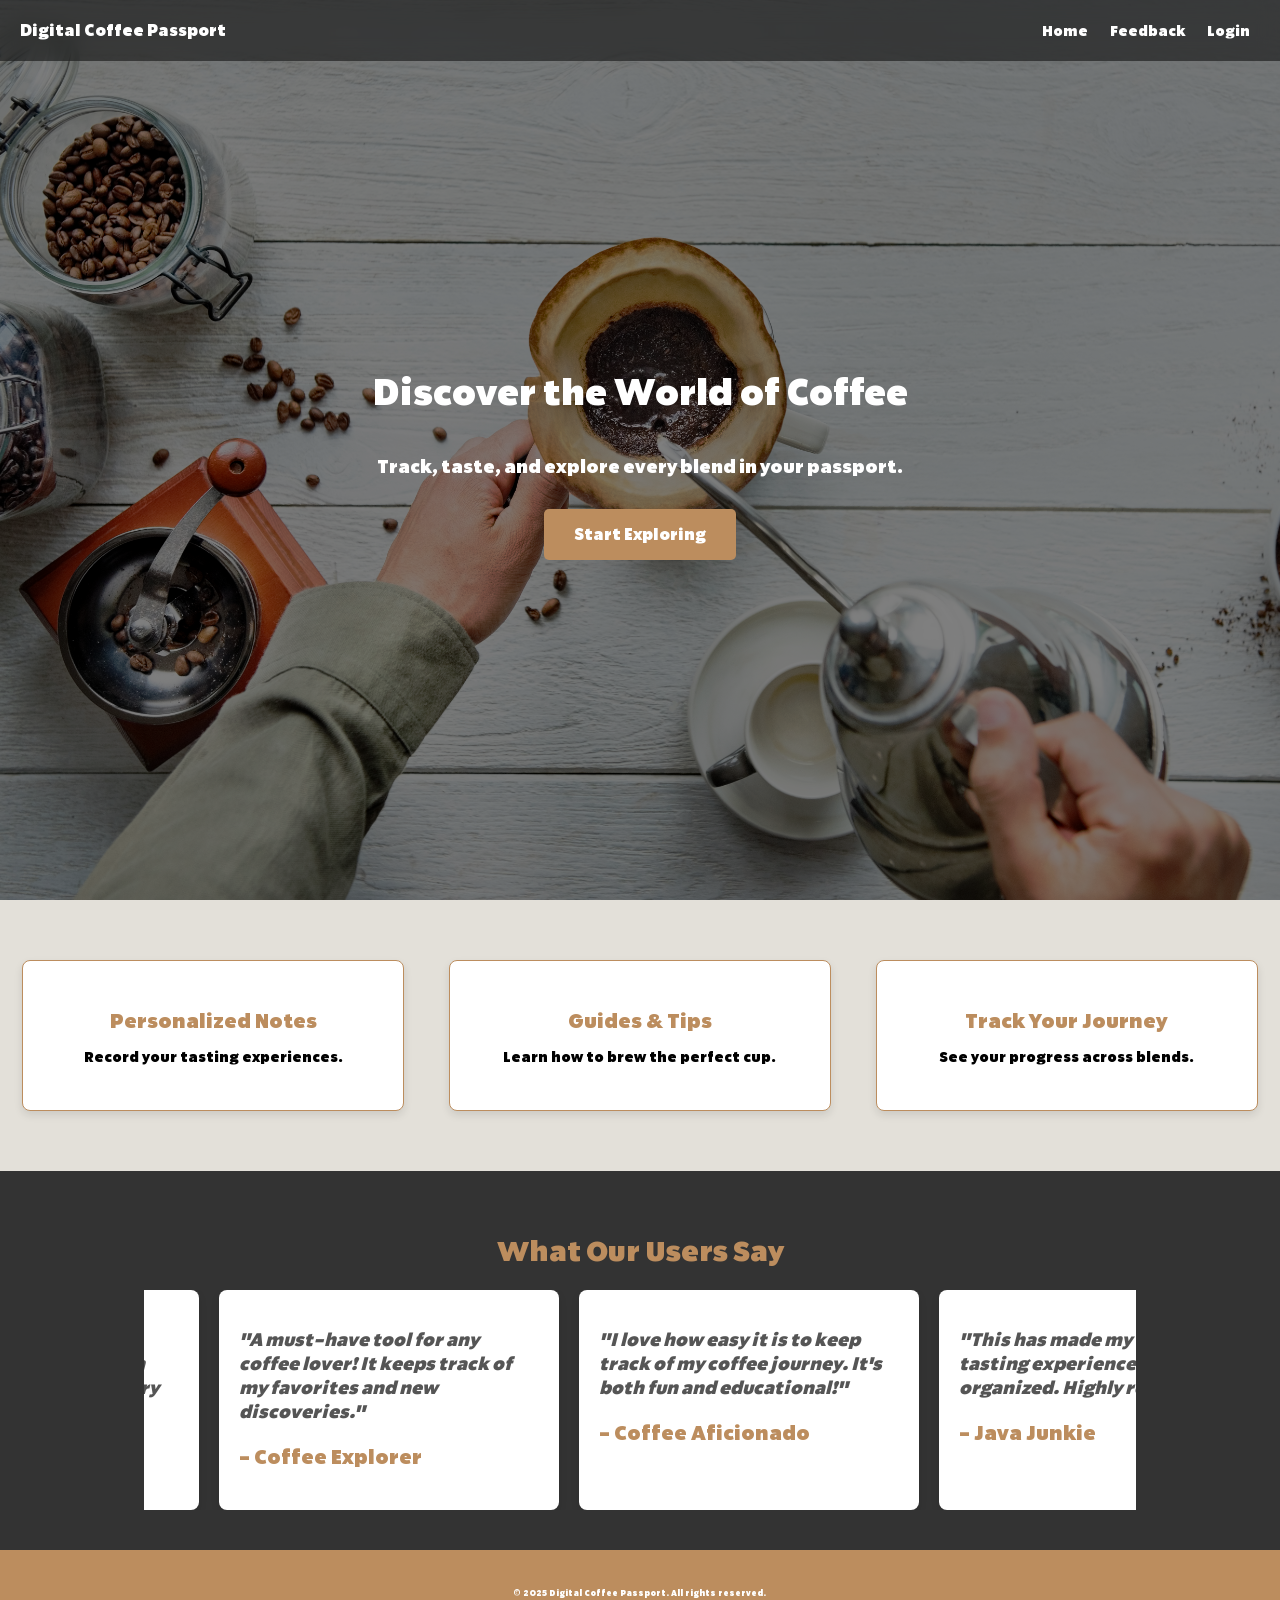
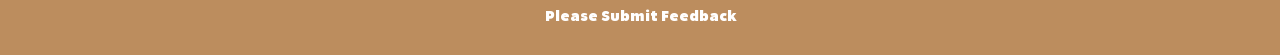
<file: index.html>
<!DOCTYPE html>
<html lang="en">
<head>
    <meta charset="UTF-8">
    <meta name="viewport" content="width=device-width, initial-scale=1.0">
    <title>Coffee Passport Home</title>
    <link rel="stylesheet" href="css/style.css">
    <style>
        /* Smooth scrolling behavior */
        html {
            scroll-behavior: smooth;
        }

        /* General Styles */
        body {
            overflow: auto; /* Allow scrolling */
            padding-top: 80px; /* Adjust according to the header's height */
            font-family: 'Starbucks Font', sans-serif;
            margin: 0;
            padding: 0;
            background-color: #E3E0D9;
            color: #000;
        }

        /* Header Styles */
        header {
            display: flex;
            justify-content: space-between;
            align-items: center;
            padding: 20px;
            position: fixed; /* Fixes the header at the top */
            top: 0; /* Ensure it's at the top of the page */
            left: 0; /* Ensure it's aligned to the left */
            width: 100%;
            background: rgba(0, 0, 0, 0.5); /* Semi-transparent background */
            z-index: 10; /* Keep it above other content */
            color: #fff;
            box-sizing: border-box;
            backdrop-filter: blur(10px); /* Optional: adds a blur effect to the background */
        }

        header .logo {
            font-size: 16px;
            font-weight: bold;
        }

        header nav a {
            margin: 0 10px;
            text-decoration: none;
            color: #fff;
            font-size: 14px;
        }

        header nav a:hover {
            text-decoration: underline;
        }

        /* Hero Section */
        .hero {
            position: relative;
            text-align: center;
            background: url('assets/images/hero-image.jpg') no-repeat center center/cover;
            color: #fff;
            height: 100vh; /* Full viewport height */
            display: flex;
            flex-direction: column;
            justify-content: center;
            align-items: center;
            padding: 0 20px;
        }

        .hero::before {
            content: '';
            position: absolute;
            top: 0;
            left: 0;
            width: 100%;
            height: 100%;
            background-color: rgba(0, 0, 0, 0.5); /* Semi-transparent grey overlay */
            z-index: 1;
        }

        .hero h1, .hero p, .hero .cta-button {
            position: relative;
            z-index: 2;
        }

        .hero h1 {
            font-size: 36px;
            margin-bottom: 20px;
        }

        .hero p {
            font-size: 18px;
            margin-bottom: 30px;
        }

        .hero .cta-button {
            background-color: #BC8D5E;
            color: #fff;
            text-decoration: none;
            padding: 15px 30px;
            border-radius: 5px;
            font-size: 16px;
            font-weight: bold;
        }

        .hero .cta-button:hover {
            background-color: #a87d56;
        }

        /* Features Section */
        .features {
            display: flex;
            flex-wrap: wrap;
            justify-content: space-around;
            gap: 40px; /* Increased gap for spacing */
            padding: 60px 20px;
        }

        .feature {
            background-color: #fff;
            border: 1px solid #BC8D5E;
            border-radius: 8px;
            padding: 30px;
            width: 320px; /* Slightly wider */
            text-align: center;
            box-shadow: 0 4px 8px rgba(0, 0, 0, 0.1); /* Add a subtle shadow */
        }

        .feature h2 {
            font-size: 20px;
            margin-bottom: 10px;
            color: #BC8D5E;
        }

        .feature p {
            font-size: 14px;
        }

        /* Footer Styles */
        footer {
            text-align: center;
            padding: 30px; /* Increased padding */
            background-color: #BC8D5E;
            color: #fff;
        }

        footer .social-icons a {
            margin: 0 10px;
            text-decoration: none;
            color: #fff;
            font-size: 14px;
        }

        footer .social-icons a:hover {
            text-decoration: underline;
        }

        /* Testimonials Section */
        .testimonials {
            background-color: #333; /* Dark background for the section */
            color: #fff;
            padding: 40px 20px;
            text-align: center;
        }

        .testimonials h2 {
            font-size: 28px;
            margin-bottom: 20px;
            color: #BC8D5E;
        }

        /* Testimonials Section */
        .testimonial-gallery {
            display: flex;
            justify-content: center;
            align-items: center;
            position: relative;
            width: 80%;
            margin: 0 auto;
            overflow: hidden; /* Hide the overflowing testimonials */
        }

        .testimonial-wrapper {
            display: flex;
            width: 200%; /* Adjust this to ensure two testimonials are shown at a time */
        }

        .testimonial {
            background-color: #fff;
            color: #333;
            border-radius: 8px;
            padding: 20px;
            margin-right: 20px; /* Space between cards */
            box-shadow: 0 4px 8px rgba(0, 0, 0, 0.1);
            max-width: 300px;
            flex-shrink: 0; /* Prevent the cards from shrinking */
            text-align: left;
        }


        .testimonial .quote {
            font-size: 18px;
            font-style: italic;
            color: #555;
            margin-bottom: 10px;
        }

        .testimonial .author {
            font-size: 20px; /* Make the author text larger */
            font-weight: bold;
            color: #BC8D5E;
        }

        /* Responsive Design */
        @media (max-width: 768px) {
            .features {
                flex-direction: column;
                align-items: center;
            }

            .hero h1 {
                font-size: 28px;
            }

            .hero p {
                font-size: 16px;
            }

            .hero .cta-button {
                font-size: 14px;
                padding: 10px 20px;
            }

            .feature {
                width: 80%; /* Full width for the feature cards */
                margin-bottom: 20px;
            }

            .testimonials h2 {
                font-size: 24px;
            }

            .testimonial .quote {
                font-size: 16px;
            }

            .testimonial .author {
                font-size: 18px;
            }

            .testimonial-gallery {
                width: 100%; /* Full width for the carousel */
            }

            header nav a {
                margin: 0 3px;
                font-size: 10px;
            }

            header .logo {
                font-size: 12px;
            }
            
        }
    </style>
</head>
<body>

    <!-- Header -->
    <header>
        <div class="logo">Digital Coffee Passport</div>
        <nav>
            <a href="">Home</a>
            <a href="pages/feedback.html">Feedback</a>
            <a href="pages/login.html">Login</a>
        </nav>
    </header>

    <!-- Hero Section -->
    <section class="hero">
        <h1>Discover the World of Coffee</h1>
        <p>Track, taste, and explore every blend in your passport.</p>
        <a href="pages/login.html" class="cta-button">Start Exploring</a>
    </section>

    <!-- Features Section -->
    <section class="features">
        <div class="feature">
            <h2>Personalized Notes</h2>
            <p>Record your tasting experiences.</p>
        </div>
        <div class="feature">
            <h2>Guides & Tips</h2>
            <p>Learn how to brew the perfect cup.</p>
        </div>
        <div class="feature">
            <h2>Track Your Journey</h2>
            <p>See your progress across blends.</p>
        </div>
    </section>

    <!-- Testimonials Section -->
    <section class="testimonials">
        <h2>What Our Users Say</h2>

        <div class="testimonial-gallery">
            <div class="testimonial-wrapper">
                <div class="testimonial">
                    <p class="quote">"The Coffee Passport has transformed how I approach coffee. I now appreciate every blend!"</p>
                    <p class="author">- Coffee Enthusiast</p>
                </div>

                <div class="testimonial">
                    <p class="quote">"A must-have tool for any coffee lover! It keeps track of my favorites and new discoveries."</p>
                    <p class="author">- Coffee Explorer</p>
                </div>

                <div class="testimonial">
                    <p class="quote">"I love how easy it is to keep track of my coffee journey. It's both fun and educational!"</p>
                    <p class="author">- Coffee Aficionado</p>
                </div>

                <div class="testimonial">
                    <p class="quote">"This has made my coffee tasting experience much more organized. Highly recommend!"</p>
                    <p class="author">- Java Junkie</p>
                </div>
            </div>
        </div>
    </section>

    <!-- Footer -->
    <footer>
        <p>&copy; 2025 Digital Coffee Passport. All rights reserved.</p>
        <div class="social-icons">
            <a href="">Please Submit Feedback</a>
        </div>
    </footer>

    <script>
        document.addEventListener('DOMContentLoaded', function () {            
            const testimonialWrapper = document.querySelector('.testimonial-wrapper');
            const testimonials = document.querySelectorAll('.testimonial');
            const totalTestimonials = testimonials.length;
            const testWrapperWidth = testimonialWrapper.offsetWidth;
            const testWidth = testimonials[0].offsetWidth + 20; // Including the margin
            const scrollSpeed = 1; // Adjust this for speed, higher means slower
            

            let offset = 0;

            // Clone the testimonials to make it a continuous loop
            testimonialWrapper.innerHTML += testimonialWrapper.innerHTML;

            function animateTestimonials() {
                offset += scrollSpeed;

                // If the testimonials have moved enough, reset to start position
                if (offset >= totalTestimonials * testWidth) {
                    offset = 0;
                }

                // Apply the transform to create the scrolling effect
                testimonialWrapper.style.transform = `translateX(-${offset}px)`;

                // Call the function again for the next frame
                requestAnimationFrame(animateTestimonials);
            }

            // Start the animation
            animateTestimonials();
    });


    </script>
</body>
</html>
</file>
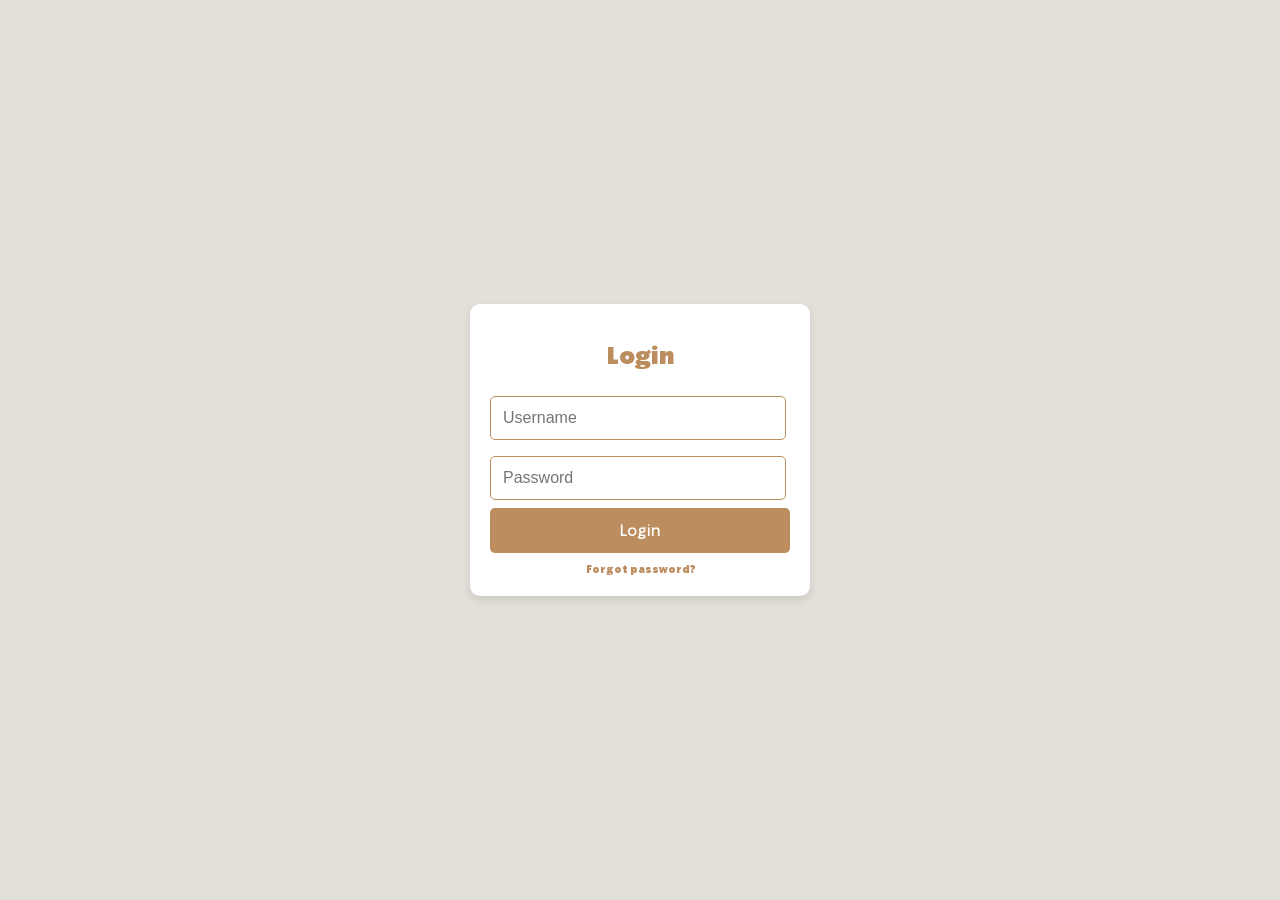
<file: pages/index.html>
<!DOCTYPE html>
<html lang="en">

<head>
    <meta charset="UTF-8">
    <meta name="viewport" content="width=device-width, initial-scale=1.0">
    <title>Login</title>
    <link rel="stylesheet" href="../css/style.css">
    <style>
        body {
            font-family: 'Starbucks Font', sans-serif;
            background-color: #E3E0D9;
            margin: 0;
            display: flex;
            justify-content: center;
            align-items: center;
            height: 100vh;
        }

        .login-container {
            width: 300px;
            margin: auto;
            background: #ffffff;
            border-radius: 10px;
            box-shadow: 0 4px 8px rgba(0, 0, 0, 0.1);
            padding: 20px;
        }

        .login-container h1 {
            text-align: center;
            font-size: 24px;
            color: #BC8D5E;
        }

        .input-field {
            width: 90%;
            padding: 12px;
            margin: 8px 0;
            font-size: 16px;
            border: 1px solid #BC8D5E;
            border-radius: 5px;
        }

        .login-button {
            background-color: #BC8D5E;
            color: white;
            border: none;
            padding: 12px;
            width: 100%;
            font-size: 16px;
            border-radius: 5px;
            cursor: pointer;
        }

        .login-button:hover {
            background-color: #a87d56;
        }

        .error-message {
            color: red;
            font-size: 14px;
            display: none;
            text-align: center;
        }

        .forgot-password {
            font-size: 10px;
            text-align: center;
            margin-top: 10px;
        }

        .forgot-password a {
            color: #BC8D5E;
            text-decoration: none;
        }

        .forgot-password a:hover {
            text-decoration: underline;
        }
    </style>
</head>

<body>
    <div class="login-container">
        <h1>Login</h1>

        <!-- Error Message -->
        <div class="error-message" id="error-message">Invalid username or password.</div>

        <!-- Login Form -->
        <form id="login-form">
            <input type="text" id="username" class="input-field" placeholder="Username" required>
            <input type="password" id="password" class="input-field" placeholder="Password" required>
            <button type="submit" class="login-button">Login</button>
        </form>

        <!-- Forgot Password Link -->
        <div class="forgot-password">
            <a href="#">Forgot password?</a>
        </div>
    </div>

    <script>
        // Handle form submission
        document.getElementById("login-form").addEventListener("submit", function (event) {
            event.preventDefault(); // Prevent form from submitting the default way

            const username = document.getElementById("username").value;
            const password = document.getElementById("password").value;

            // Dummy check for login (you can replace this with real authentication logic later)
            if (username === "starbucks" && password === "coffee") {
                window.location.href = "contents.html"; // Redirect to homepage (contents)
            } else {
                document.getElementById("error-message").style.display = "block"; // Show error message
            }
        });
    </script>
</body>

</html>
</file>
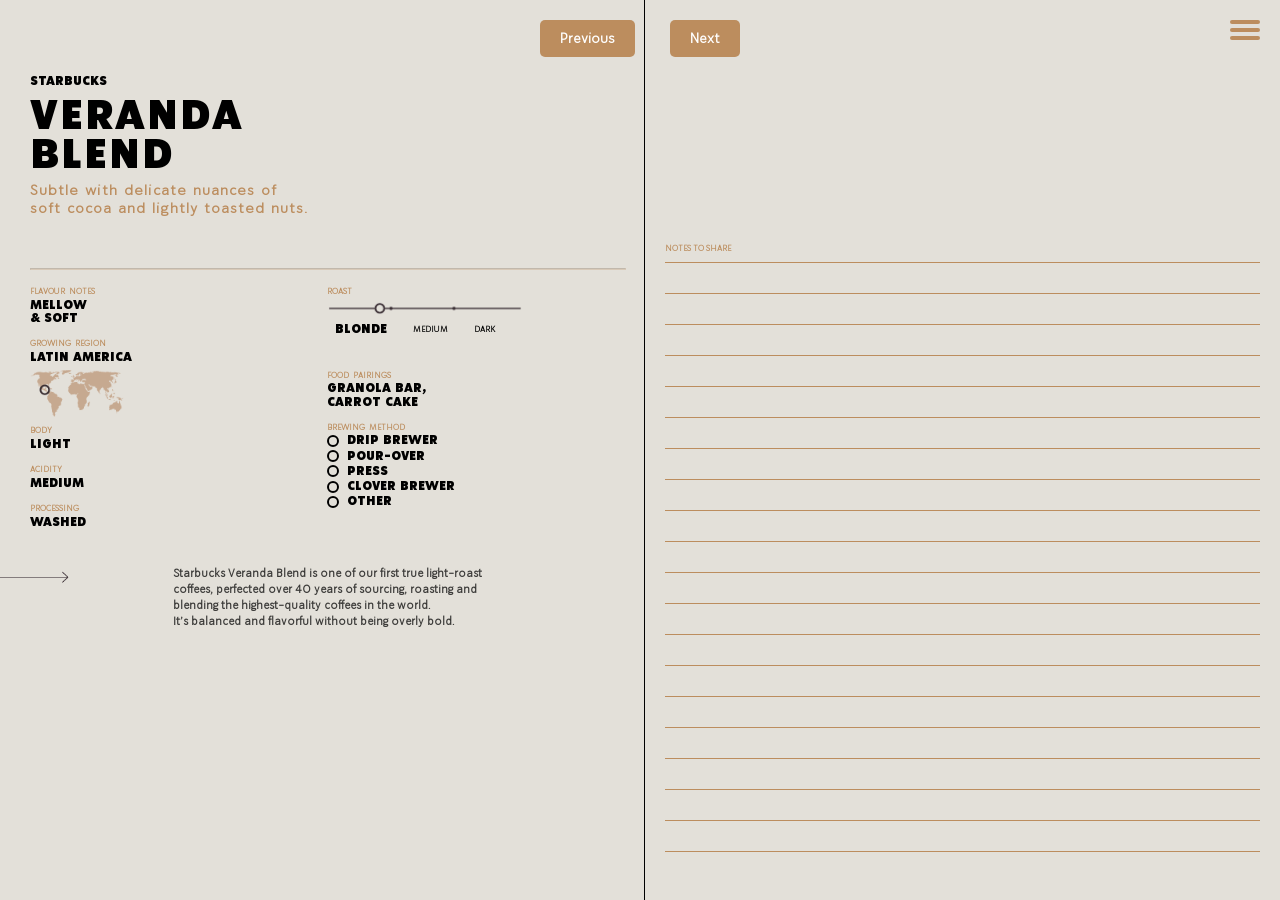
<file: coffeePages.html>
<!DOCTYPE html>
<html lang="en">

<head>
    <meta charset="UTF-8">
    <meta name="viewport" content="width=device-width, initial-scale=1.0, maxium-scale=1.0., user-scalable=no">
    <title>Veranda Blend</title>
    <link rel="stylesheet" href="style.css">
</head>

<body>

    <div class="container">
        <!-- Left Page Content -->
        <div class="leftPage">
            <!-- Title Section -->
            <div class="titles">
                <h2>STARBUCKS</h2>
                <div class="coffeeName">
                    <h1>COFFEE NAME</h1>
                    <h1>SECOND NAME</h1>
                </div>
                <div class="coffeeDescription">
                    <p>LINE 1</p>
                    <p>LINE 2</p>
                    <p>LINE 3</p>
                </div>
                <div class="emptySpace"></div>
                <hr>
            </div>

            <!-- Coffee Information Section -->
            <div class="coffeeInfo">
                <div class="coffeeInfoLeftSide">
                    <!-- Flavour Notes -->
                    <div class="blockInfo">
                        <h3 class="coffeeInfoTitle">FLAVOUR NOTES</h3>
                        <div class="coffeeInfoContent">
                            <p>FLAVOUR NOTE 1</p>
                            <p>FLAVOUR NOTE 2</p>
                        </div>
                    </div>

                    <!-- Growing Region -->
                    <div class="blockInfo">
                        <h3 class="coffeeInfoTitle">GROWING REGION</h3>
                        <div class="coffeeInfoContent">
                            <p>REGION</p>
                            <img src="images/latinAmerica.png" alt="latinAmerica" style="width: 100px;">
                        </div>
                    </div>

                    <!-- Body -->
                    <div class="blockInfo">
                        <h3 class="coffeeInfoTitle">BODY</h3>
                        <div class="coffeeInfoContent">
                            <p>BODY</p>
                        </div>
                    </div>

                    <!-- Acidity -->
                    <div class="blockInfo">
                        <h3 class="coffeeInfoTitle">ACIDITY</h3>
                        <div class="coffeeInfoContent">
                            <p>ACIDITY</p>
                        </div>
                    </div>

                    <!-- Processing -->
                    <div class="blockInfo">
                        <h3 class="coffeeInfoTitle">PROCESSING</h3>
                        <div class="coffeeInfoContent">
                            <p>METHOD</p>
                        </div>
                    </div>
                </div>

                <div class="coffeeInfoRightSide">
                    <!-- Roast -->
                    <div class="blockInfo">
                        <h3 class="coffeeInfoTitle">ROAST</h3>
                        <div class="coffeeInfoContent">
                            <img src="images/VerandaRoastGraph.png" alt="Roast Graph on Blonde" style="width: 200px;">
                            <div class="roastGraph">
                                <p>BLONDE</p>
                                <p class="roastGraphTitle">MEDIUM</p>
                                <p class="roastGraphTitle">DARK</p>
                            </div>
                            <div class="blondeDescription">
                                
                            </div>
                        </div>
                    </div>

                    <div class="emptySpace2"></div>

                    <!-- Food Pairings -->
                    <div class="blockInfo">
                        <h3 class="coffeeInfoTitle">FOOD PAIRINGS</h3>
                        <div class="coffeeInfoContent">
                            <p>FOOD 1</p>
                            <p>FOOD 2</p>
                        </div>
                    </div>

                    <!-- Brewing Method -->
                    <div class="blockInfo">
                        <h3 class="coffeeInfoTitle">BREWING METHOD</h3>
                        <div class="coffeeInfoContent">
                            <div class="brewingMethod" style="margin-top: -8px;">
                                <div class="hollowCircle" data-state="empty"></div>
                                <p class="brewingText">DRIP BREWER</p>
                            </div>
                            <div class="brewingMethod">
                                <div class="hollowCircle" data-state="empty"></div>
                                <p class="brewingText">POUR-OVER</p>
                            </div>
                            <div class="brewingMethod">
                                <div class="hollowCircle" data-state="empty"></div>
                                <p class="brewingText">PRESS</p>
                            </div>
                            <div class="brewingMethod">
                                <div class="hollowCircle" data-state="empty"></div>
                                <p class="brewingText">CLOVER BREWER</p>
                            </div>
                            <div class="brewingMethod" data-state="empty">
                                <div class="hollowCircle"></div>
                                <p class="brewingText">OTHER</p>
                            </div>
                        </div>
                    </div>
                </div>
            </div>

            <!-- End Screen Block -->
            <div class="endScreenBlock">
                <img src="images/arrowForInfomation.png" alt="arrowForInfomation" style="width: 70px;" class="arrowSideScreen">
                <div class="endCoffeeInfomation">
                    <p>LINE 1</p>
                </div>
            </div>
        </div>

        <!-- Right Page Content -->
        <div class="rightPage">
            <div class="emptySpace3"></div>
            <p class="noteText">NOTES TO SHARE</p>
            <textarea class="notes" id="notes"></textarea>
        </div>
    </div>

     <!-- Buttons for switching coffees -->
     <div class="buttonContainer">
        <button id="prevCoffee">Previous</button>
        <button id="nextCoffee">Next</button>
    </div>

    <div class="hamburger-container">
        <button class="hamburger" id="hamburger">
            <span class="line"></span>
            <span class="line"></span>
            <span class="line"></span>
        </button>
        <div class="dropdown-menu" id="dropdown-menu">
            <ul>
                <li><a href="profile.html">Profile</a></li>
                <li><a href="contents.html">Contents</a></li>
                <!-- Optionally, add more items in the future -->
            </ul>
        </div>
    </div>
    
    <script src="script.js"></script>
</body>

</html>
</file>
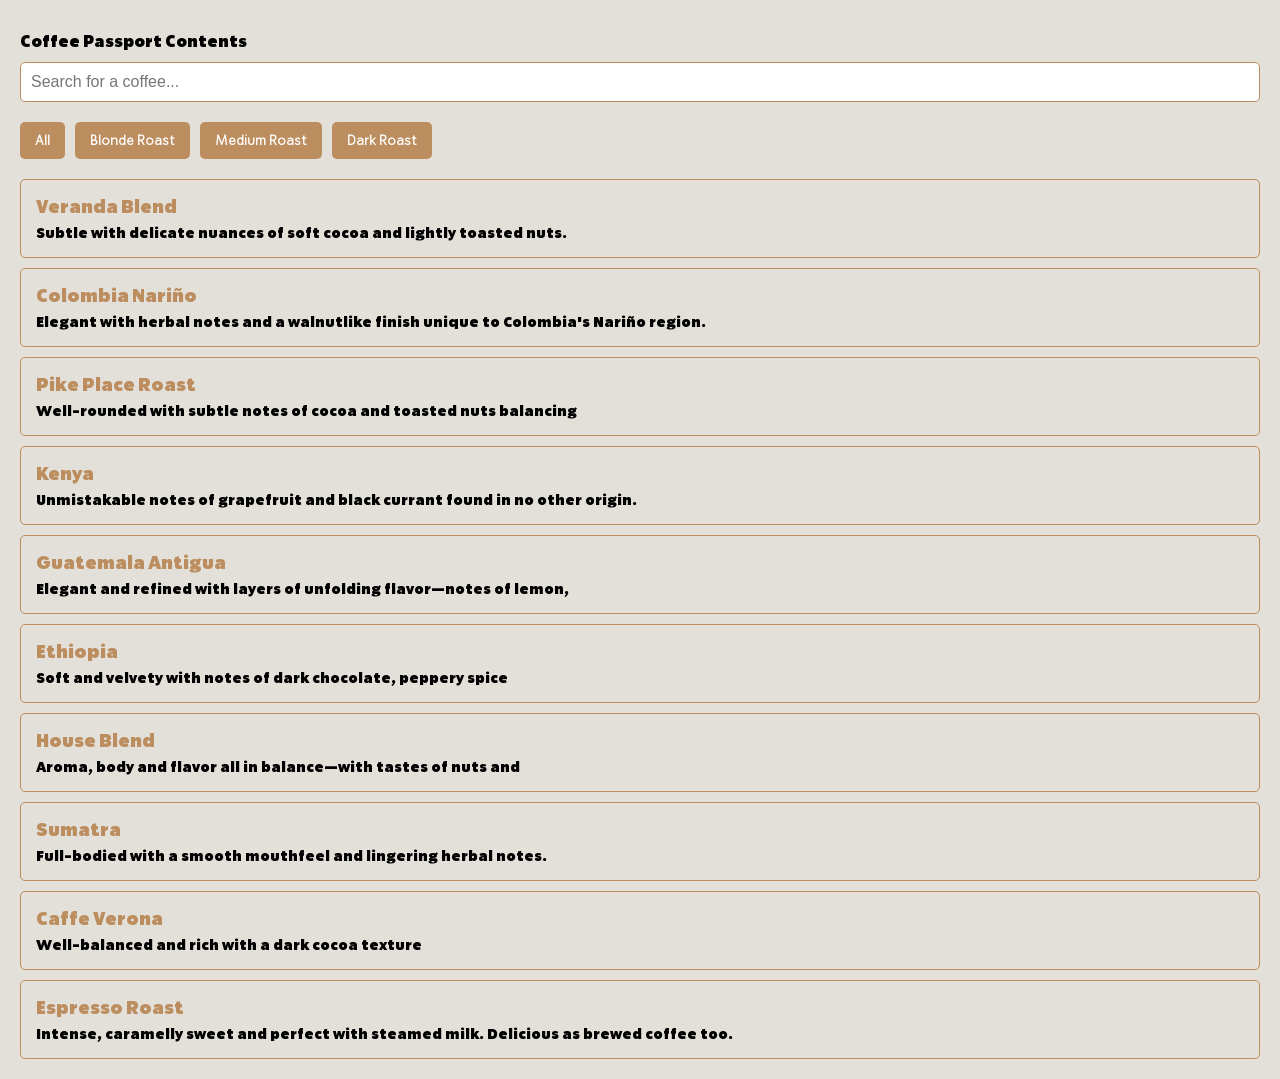
<file: contents.html>
<head>
    <meta charset="UTF-8">
    <meta name="viewport" content="width=device-width, initial-scale=1.0">
    <title>Contents Page</title>
    <link rel="stylesheet" href="style.css">
    <style>
        /* General body styles */
        body {
            font-family: "Starbucks Font";
            font-size: 8px;
            color: #000;
            background-color: #E3E0D9;
            margin: 0;
            padding: 0;
            overflow-x: hidden; /* Prevent horizontal scroll */
        }

        /* Ensure the container takes up the full height and can scroll */
        .contents-container {
            padding: 20px;
            min-height: 100vh; /* Make the container at least as tall as the viewport */
            box-sizing: border-box;
            display: flex;
            flex-direction: column; /* Stack the content vertically */
            overflow-y: auto; /* Allow vertical scrolling */
        }

        /* Scroll behavior for mobile */
        @media screen and (max-width: 750px) {
            body {
                overflow-y: auto; /* Enable vertical scrolling */
            }

            .contents-container {
                height: auto; /* Allow the container to grow with the content */
                overflow-y: auto; /* Enable scrolling if content overflows */
            }
        }

        /* Search bar and buttons */
        .search-bar {
            margin-bottom: 20px;
        }

        .search-bar input {
            width: 100%;
            padding: 10px;
            font-size: 16px;
            border: 1px solid #BC8D5E;
            border-radius: 5px;
        }

        .coffee-list {
            display: flex;
            flex-direction: column;
            gap: 10px;
        }

        .coffee-item {
            padding: 15px;
            border: 1px solid #BC8D5E;
            border-radius: 5px;
            background-color: #E3E0D9;
            cursor: pointer;
            transition: background-color 0.3s;
        }

        .coffee-item:hover {
            background-color: #d1c7b8;
        }

        .coffee-item h3 {
            margin: 0;
            font-size: 18px;
            color: #BC8D5E;
        }

        .coffee-item p {
            margin: 5px 0 0;
            font-size: 14px;
            color: #000;
        }

        .filter-buttons {
            margin-bottom: 20px;
            display: flex;
            gap: 10px;
        }

        .filter-buttons button {
            padding: 10px 15px;
            border: none;
            border-radius: 5px;
            cursor: pointer;
            background-color: #BC8D5E;
            color: #fff;
            font-family: "Starbucks Font Light";
            font-weight: bold;
        }

        .filter-buttons button:hover {
            background-color: #a87d56;
        }
    </style>
</head>
<body>

    
    <div class="contents-container">
        <h1>Coffee Passport Contents</h1>

        <!-- Search Bar -->
        <div class="search-bar">
            <input type="text" id="search" placeholder="Search for a coffee...">
        </div>

        <!-- Filter Buttons -->
        <div class="filter-buttons">
            <button data-roast="all">All</button>
            <button data-roast="Blonde">Blonde Roast</button>
            <button data-roast="Medium">Medium Roast</button>
            <button data-roast="Dark">Dark Roast</button>
        </div>

        <!-- Coffee List -->
        <div class="coffee-list" id="coffeeList">
            <!-- Coffee items will be dynamically inserted here -->
        </div>
    </div>

    <script>
        // Load the coffee data
        let coffees = [];

        // Fetch coffee data from the JSON file
        async function fetchCoffeeData() {
            try {
                const response = await fetch('./coffees.json');
                if (!response.ok) throw new Error('Failed to fetch coffee data');
                const data = await response.json();
                coffees = data.coffees;
                displayCoffees(coffees); // Display all coffees initially
            } catch (error) {
                console.error('Error fetching coffee data:', error);
                document.getElementById('coffeeList').innerHTML = '<p style="color:red;">Failed to load coffee data. Please try again later.</p>';
            }
        }

        // Display coffee list dynamically
        function displayCoffees(filteredCoffees) {
            const coffeeList = document.getElementById('coffeeList');
            coffeeList.innerHTML = ''; // Clear existing items

            filteredCoffees.forEach(coffee => {
                const coffeeItem = document.createElement('div');
                coffeeItem.className = 'coffee-item';
                coffeeItem.setAttribute('data-id', coffee.id);

                coffeeItem.innerHTML = `
                    <h3>${coffee.name}</h3>
                    <p>${coffee.description1} ${coffee.description2}</p>
                `;

                // Add click event to navigate to coffee detail page
                coffeeItem.addEventListener('click', () => {
                    window.location.href = `coffeePages.html?id=${coffee.id}`;
                });

                coffeeList.appendChild(coffeeItem);
            });
        }

        // Filter coffees by roast type
        function filterCoffees(roastType) {
            if (roastType === 'all') {
                displayCoffees(coffees);
            } else {
                const filtered = coffees.filter(coffee => coffee.roast.toLowerCase() === roastType.toLowerCase());
                displayCoffees(filtered);
            }
        }

        // Add event listeners to filter buttons
        document.querySelectorAll('.filter-buttons button').forEach(button => {
            button.addEventListener('click', () => {
                const roastType = button.getAttribute('data-roast');
                filterCoffees(roastType);
            });
        });

        // Add search functionality
        document.getElementById('search').addEventListener('input', (event) => {
            const searchTerm = event.target.value.toLowerCase();
            const filtered = coffees.filter(coffee => coffee.name.toLowerCase().includes(searchTerm));
            displayCoffees(filtered);
        });

        // Fetch and display data on page load
        fetchCoffeeData();
    </script>
</body>

</html>
</file>
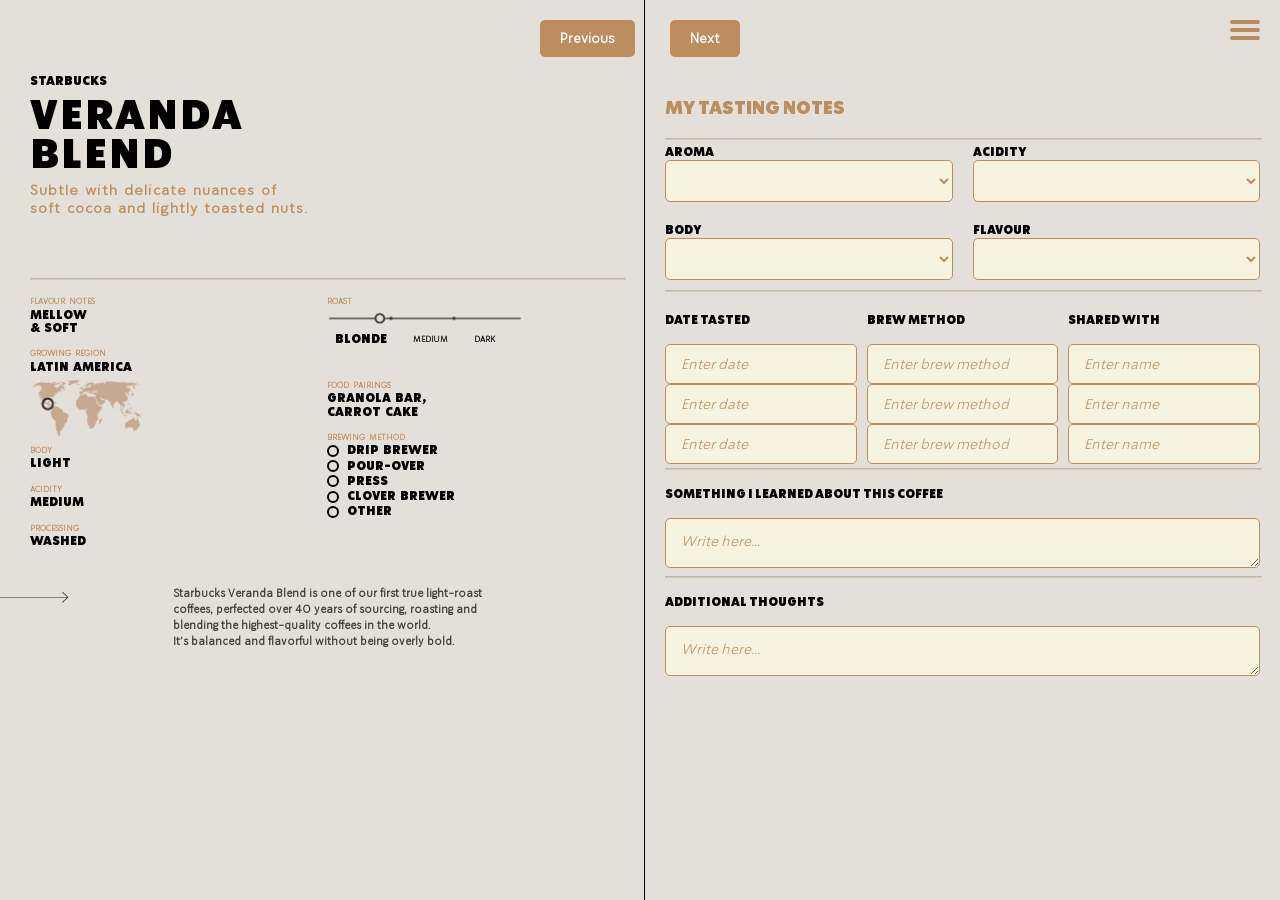
<file: pages/coffeePages.html>
<!DOCTYPE html>
<html lang="en">

<head>
    <meta charset="UTF-8">
    <meta name="viewport" content="width=device-width, initial-scale=1.0, user-scalable=no">
    <title>Coffee Pages</title>
    <link rel="stylesheet" href="../css/style.css">
</head>

<body>

    <div class="container">
        <!-- Left Page Content -->
        <div class="leftPage">
            <!-- Title Section -->
            <div class="titles">
                <h2>STARBUCKS</h2>
                <div class="coffeeName">
                    <h1>COFFEE NAME</h1>
                    <h1>SECOND NAME</h1>
                </div>
                <div class="coffeeDescription">
                    <p>LINE 1</p>
                    <p>LINE 2</p>
                    <p>LINE 3</p>
                </div>
                <div class="emptySpace"></div>
                <hr>
            </div>

            <!-- Coffee Information Section -->
            <div class="coffeeInfo">
                <div class="coffeeInfoLeftSide">
                    <!-- Flavour Notes -->
                    <div class="blockInfo">
                        <h3 class="coffeeInfoTitle">FLAVOUR NOTES</h3>
                        <div class="coffeeInfoContent">
                            <p>FLAVOUR NOTE 1</p>
                            <p>FLAVOUR NOTE 2</p>
                        </div>
                    </div>

                    <!-- Growing Region -->
                    <div class="blockInfo">
                        <h3 class="coffeeInfoTitle">GROWING REGION</h3>
                        <div class="coffeeInfoContent">
                            <p>REGION</p>
                            <img src="../assets/images/latinAmerica.png" alt="latinAmerica" style="width: 120px;">
                        </div>
                    </div>

                    <!-- Body -->
                    <div class="blockInfo">
                        <h3 class="coffeeInfoTitle">BODY</h3>
                        <div class="coffeeInfoContent">
                            <p>BODY</p>
                        </div>
                    </div>

                    <!-- Acidity -->
                    <div class="blockInfo">
                        <h3 class="coffeeInfoTitle">ACIDITY</h3>
                        <div class="coffeeInfoContent">
                            <p>ACIDITY</p>
                        </div>
                    </div>

                    <!-- Processing -->
                    <div class="blockInfo">
                        <h3 class="coffeeInfoTitle">PROCESSING</h3>
                        <div class="coffeeInfoContent">
                            <p>METHOD</p>
                        </div>
                    </div>
                </div>

                <div class="coffeeInfoRightSide">
                    <!-- Roast -->
                    <div class="blockInfo">
                        <h3 class="coffeeInfoTitle">ROAST</h3>
                        <div class="coffeeInfoContent">
                            <img src="../assets/images/VerandaRoastGraph.png" alt="Roast Graph on Blonde" style="width: 200px;">
                            <div class="roastGraph">
                                <p>BLONDE</p>
                                <p class="roastGraphTitle">MEDIUM</p>
                                <p class="roastGraphTitle">DARK</p>
                            </div>
                            <div class="blondeDescription">
                                
                            </div>
                        </div>
                    </div>

                    <div class="emptySpace2"></div>

                    <!-- Food Pairings -->
                    <div class="blockInfo">
                        <h3 class="coffeeInfoTitle">FOOD PAIRINGS</h3>
                        <div class="coffeeInfoContent">
                            <p>FOOD 1</p>
                            <p>FOOD 2</p>
                        </div>
                    </div>

                    <!-- Brewing Method -->
                    <div class="blockInfo">
                        <h3 class="coffeeInfoTitle">BREWING METHOD</h3>
                        <div class="coffeeInfoContent">
                            <div class="brewingMethod" style="margin-top: -8px;">
                                <div class="hollowCircle" data-state="empty"></div>
                                <p class="brewingText">DRIP BREWER</p>
                            </div>
                            <div class="brewingMethod">
                                <div class="hollowCircle" data-state="empty"></div>
                                <p class="brewingText">POUR-OVER</p>
                            </div>
                            <div class="brewingMethod">
                                <div class="hollowCircle" data-state="empty"></div>
                                <p class="brewingText">PRESS</p>
                            </div>
                            <div class="brewingMethod">
                                <div class="hollowCircle" data-state="empty"></div>
                                <p class="brewingText">CLOVER BREWER</p>
                            </div>
                            <div class="brewingMethod" data-state="empty">
                                <div class="hollowCircle"></div>
                                <p class="brewingText">OTHER</p>
                            </div>
                        </div>
                    </div>

                </div>
            </div>

            <div class="instruction-position">
                <div class="swipe-instruction">
                    <span class="swipe-arrow">👉</span>
                    <p>Swipe right to take notes</p>
                </div>
            </div>

            <!-- End Screen Block -->
            <div class="endScreenBlock">
                <img src="../assets/images/arrowForInfomation.png" alt="arrowForInfomation" style="width: 70px;" class="arrowSideScreen">
                <div class="endCoffeeInfomation">
                    <p>LINE 1</p>
                </div>
            </div>
        </div>

        <!-- Right Page Content -->
        <div class="rightPage">
            <div class="myTastingNotes">
                <h3>My Tasting Notes</h3>

                <hr>

                <!-- 2x2 Columns for Aroma, Acidity, Body, Flavour -->
                <div class="tastingColumns">
                    <div class="column">
                        <label for="aroma">Aroma</label>
                        <select id="aroma">
                            <option value="fruity">Fruity</option>
                            <option value="floral">Floral</option>
                            <option value="nutty">Nutty</option>
                        </select>
                    </div>
                    <div class="column">
                        <label for="acidity">Acidity</label>
                        <select id="acidity">
                            <option value="low">Low</option>
                            <option value="medium">Medium</option>
                            <option value="high">High</option>
                        </select>
                    </div>
                    <div class="column">
                        <label for="body">Body</label>
                        <select id="body">
                            <option value="light">Light</option>
                            <option value="medium">Medium</option>
                            <option value="full">Full</option>
                        </select>
                    </div>
                    <div class="column">
                        <label for="flavour">Flavour</label>
                        <select id="flavour">
                            <option value="sweet">Sweet</option>
                            <option value="bitter">Bitter</option>
                            <option value="smooth">Smooth</option>
                        </select>
                    </div>
                </div>

                <hr>

                <!-- 3 Columns: Date Tasted, Brew Method, Shared With -->
                <div class="tastingDetails">
                    <div class="detailColumn">
                        <h4>Date Tasted</h4>
                        <input type="text" placeholder="Enter date" id="dateTastedOne">
                        <input type="text" placeholder="Enter date" id="dateTastedTwo">
                        <input type="text" placeholder="Enter date" id="dateTastedThree">
                    </div>
                    <div class="detailColumn">
                        <h4>Brew Method</h4>
                        <input type="text" placeholder="Enter brew method" id="brewMethodOne">
                        <input type="text" placeholder="Enter brew method" id="brewMethodTwo"> 
                        <input type="text" placeholder="Enter brew method" id="brewMethodThree">
                    </div>
                    <div class="detailColumn">
                        <h4>Shared With</h4>
                        <input type="text" placeholder="Enter name" id="sharedWithOne">
                        <input type="text" placeholder="Enter name" id="sharedWithTwo">
                        <input type="text" placeholder="Enter name" id="sharedWithThree">
                    </div>
                </div>

                <hr>

                <!-- Something I Learned About This Coffee -->
                <div class="learnedAbout">
                    <h4>Something I Learned About This Coffee</h4>
                    <textarea class="singleLineText" placeholder="Write here..." id="learnedAbout" ></textarea>
                </div>

                <hr>
                
                <!-- Additional Thoughts -->
                <div class="additionalThoughts">
                    <h4>Additional Thoughts</h4>
                    <textarea class="singleLineText" placeholder="Write here..." id="additionalThoughts"></textarea>
            
                </div>
            </div>
        </div>
    </div>

     <!-- Buttons for switching coffees -->
     <div class="buttonContainer">
        <button id="prevCoffee">Previous</button>
        <button id="nextCoffee">Next</button>
    </div>

    <div class="hamburger-container">
        <button class="hamburger" id="hamburger">
            <span class="line"></span>
            <span class="line"></span>
            <span class="line"></span>
        </button>
        <div class="dropdown-menu" id="dropdown-menu">
            <ul>
                <li><a href="../index.html">Home</a></li>
                <li><a href="profile.html">Profile</a></li>
                <li><a href="contents.html">Contents</a></li>
                <!-- Optionally, add more items in the future -->
            </ul>
        </div>
    </div>
    
    <script src="../js/script.js"></script>
</body>

</html>
</file>
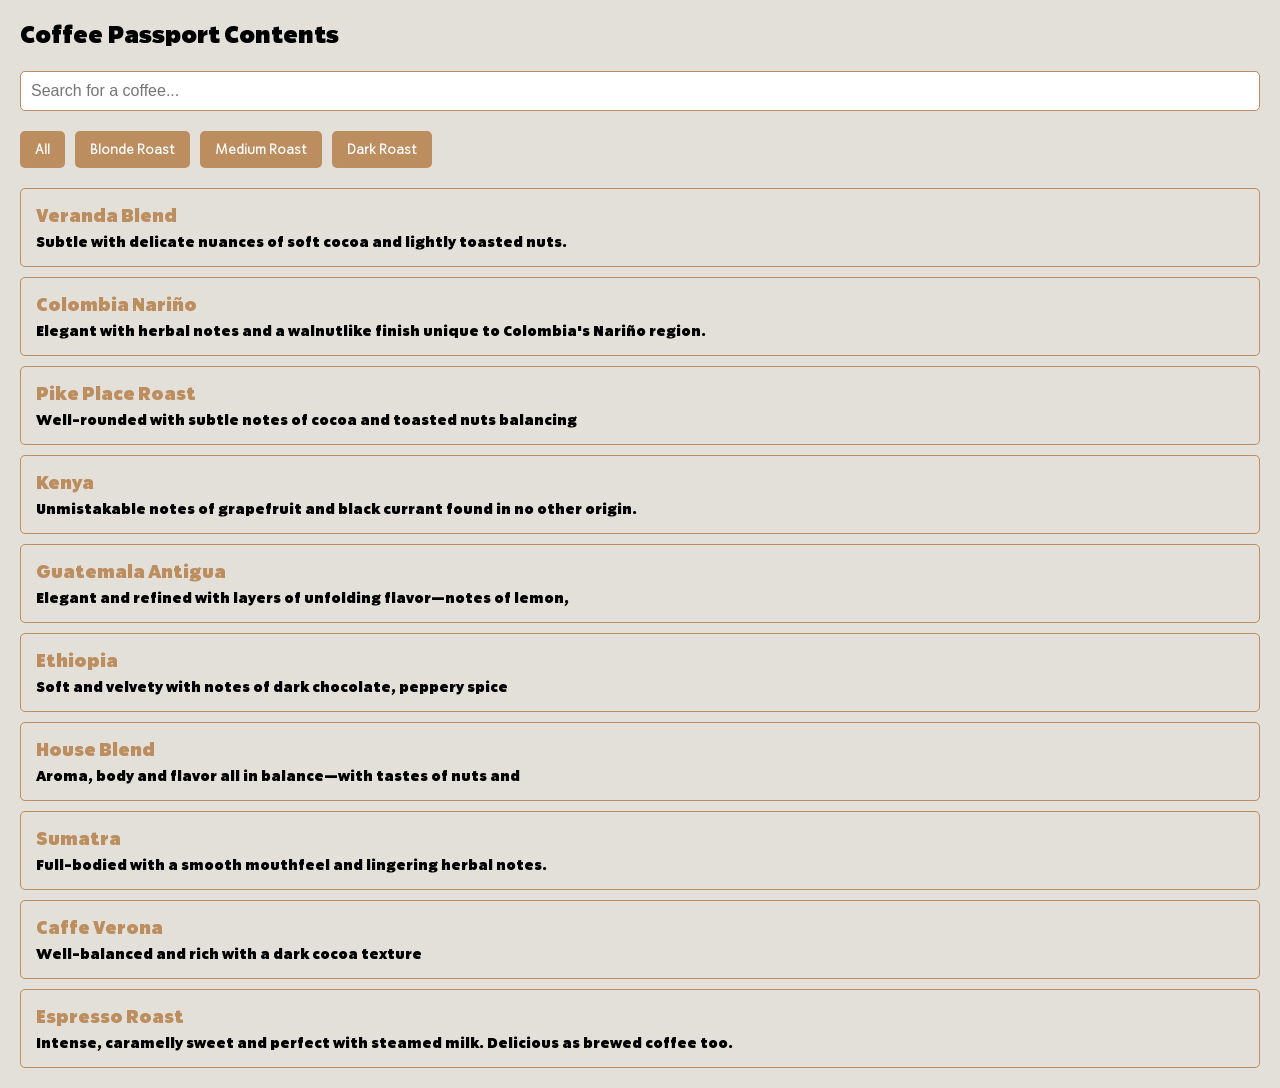
<file: pages/contents.html>
<head>
    <meta charset="UTF-8">
    <meta name="viewport" content="width=device-width, initial-scale=1.0">
    <title>Contents Page</title>
    <link rel="stylesheet" href="../css/style.css">
    <style>
        /* General body styles */
        body {
            font-family: "Starbucks Font";
            font-size: 8px;
            color: #000;
            background-color: #E3E0D9;
            margin: 0;
            padding: 0;
            overflow-x: hidden; /* Prevent horizontal scroll */
        }

        h1 {
            font-size: 24px;
            margin: 0 0 20px;
            color: black;
        }

        /* Ensure the container takes up the full height and can scroll */
        .contents-container {
            padding: 20px;
            min-height: 100vh; /* Make the container at least as tall as the viewport */
            box-sizing: border-box;
            display: flex;
            flex-direction: column; /* Stack the content vertically */
            overflow-y: auto; /* Allow vertical scrolling */
        }

        /* Scroll behavior for mobile */
        @media screen and (max-width: 750px) {
            body {
                overflow-y: auto; /* Enable vertical scrolling */
            }

            .contents-container {
                height: auto; /* Allow the container to grow with the content */
                overflow-y: auto; /* Enable scrolling if content overflows */
            }
        }

        /* Search bar and buttons */
        .search-bar {
            margin-bottom: 20px;
        }

        .search-bar input {
            width: 100%;
            padding: 10px;
            font-size: 16px;
            border: 1px solid #BC8D5E;
            border-radius: 5px;
        }

        .coffee-list {
            display: flex;
            flex-direction: column;
            gap: 10px;
        }

        .coffee-item {
            padding: 15px;
            border: 1px solid #BC8D5E;
            border-radius: 5px;
            background-color: #E3E0D9;
            cursor: pointer;
            transition: background-color 0.3s;
        }

        .coffee-item:hover {
            background-color: #d1c7b8;
        }

        .coffee-item h3 {
            margin: 0;
            font-size: 18px;
            color: #BC8D5E;
        }

        .coffee-item p {
            margin: 5px 0 0;
            font-size: 14px;
            color: #000;
        }

        .filter-buttons {
            margin-bottom: 20px;
            display: flex;
            gap: 10px;
        }

        .filter-buttons button {
            padding: 10px 15px;
            border: none;
            border-radius: 5px;
            cursor: pointer;
            background-color: #BC8D5E;
            color: #fff;
            font-family: "Starbucks Font Light";
            font-weight: bold;
        }

        .filter-buttons button:hover {
            background-color: #a87d56;
        }
    </style>
</head>
<body>

    
    <div class="contents-container">
        <h1>Coffee Passport Contents</h1>

        <!-- Search Bar -->
        <div class="search-bar">
            <input type="text" id="search" placeholder="Search for a coffee...">
        </div>

        <!-- Filter Buttons -->
        <div class="filter-buttons">
            <button data-roast="all">All</button>
            <button data-roast="Blonde">Blonde Roast</button>
            <button data-roast="Medium">Medium Roast</button>
            <button data-roast="Dark">Dark Roast</button>
        </div>

        <!-- Coffee List -->
        <div class="coffee-list" id="coffeeList">
            <!-- Coffee items will be dynamically inserted here -->
        </div>
    </div>

    <script>
        // Load the coffee data
        let coffees = [];

        // Fetch coffee data from the JSON file
        async function fetchCoffeeData() {
            try {
                const response = await fetch('../coffees.json');
                if (!response.ok) throw new Error('Failed to fetch coffee data');
                const data = await response.json();
                coffees = data.coffees;
                displayCoffees(coffees); // Display all coffees initially
            } catch (error) {
                console.error('Error fetching coffee data:', error);
                document.getElementById('coffeeList').innerHTML = '<p style="color:red;">Failed to load coffee data. Please try again later.</p>';
            }
        }

        // Display coffee list dynamically
        function displayCoffees(filteredCoffees) {
            const coffeeList = document.getElementById('coffeeList');
            coffeeList.innerHTML = ''; // Clear existing items

            filteredCoffees.forEach(coffee => {
                const coffeeItem = document.createElement('div');
                coffeeItem.className = 'coffee-item';
                coffeeItem.setAttribute('data-id', coffee.id);

                coffeeItem.innerHTML = `
                    <h3>${coffee.name}</h3>
                    <p>${coffee.description1} ${coffee.description2}</p>
                `;

                // Add click event to navigate to coffee detail page
                coffeeItem.addEventListener('click', () => {
                    window.location.href = `coffeePages.html?id=${coffee.id}`;
                });

                coffeeList.appendChild(coffeeItem);
            });
        }

        // Filter coffees by roast type
        function filterCoffees(roastType) {
            if (roastType === 'all') {
                displayCoffees(coffees);
            } else {
                const filtered = coffees.filter(coffee => coffee.roast.toLowerCase() === roastType.toLowerCase());
                displayCoffees(filtered);
            }
        }

        // Add event listeners to filter buttons
        document.querySelectorAll('.filter-buttons button').forEach(button => {
            button.addEventListener('click', () => {
                const roastType = button.getAttribute('data-roast');
                filterCoffees(roastType);
            });
        });

        // Add search functionality
        document.getElementById('search').addEventListener('input', (event) => {
            const searchTerm = event.target.value.toLowerCase();
            const filtered = coffees.filter(coffee => coffee.name.toLowerCase().includes(searchTerm));
            displayCoffees(filtered);
        });

        // Fetch and display data on page load
        fetchCoffeeData();
    </script>
</body>

</html>
</file>
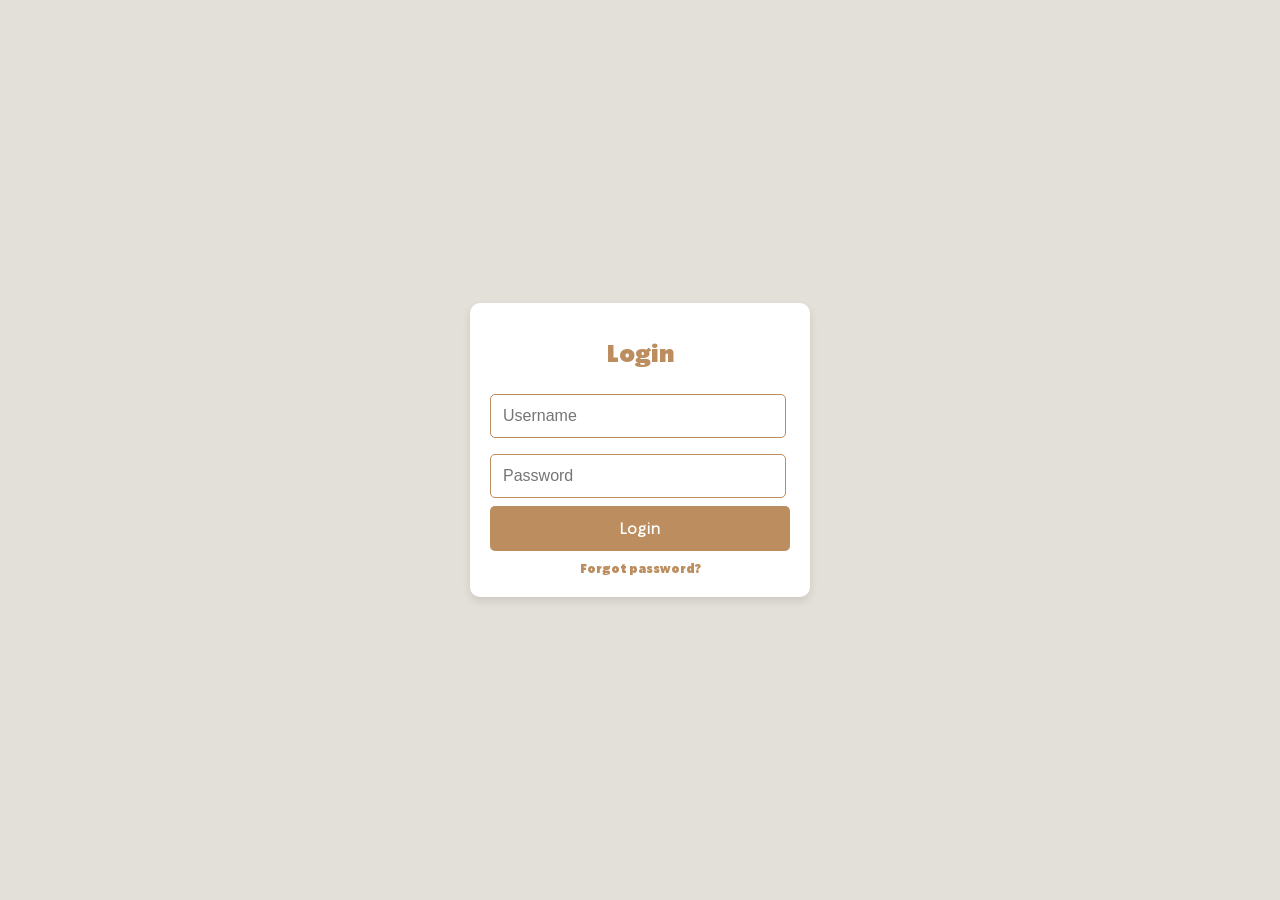
<file: pages/login.html>
<!DOCTYPE html>
<html lang="en">

<head>
    <meta charset="UTF-8">
    <meta name="viewport" content="width=device-width, initial-scale=1.0">
    <title>Login</title>
    <link rel="stylesheet" href="../css/style.css">
    <style>
        body {
            font-family: 'Starbucks Font', sans-serif;
            background-color: #E3E0D9;
            margin: 0;
            display: flex;
            justify-content: center;
            align-items: center;
            height: 100vh;
        }

        .login-container {
            width: 300px;
            margin: auto;
            background: #ffffff;
            border-radius: 10px;
            box-shadow: 0 4px 8px rgba(0, 0, 0, 0.1);
            padding: 20px;
        }

        .login-container h1 {
            text-align: center;
            font-size: 24px;
            color: #BC8D5E;
        }

        .input-field {
            width: 90%;
            padding: 12px;
            margin: 8px 0;
            font-size: 16px;
            border: 1px solid #BC8D5E;
            border-radius: 5px;
        }

        .login-button {
            background-color: #BC8D5E;
            color: white;
            border: none;
            padding: 12px;
            width: 100%;
            font-size: 16px;
            border-radius: 5px;
            cursor: pointer;
        }

        .login-button:hover {
            background-color: #a87d56;
        }

        .error-message {
            color: red;
            font-size: 14px;
            display: none;
            text-align: center;
        }

        .forgot-password {
            font-size: 12px;
            text-align: center;
            margin-top: 10px;
        }

        .forgot-password a {
            color: #BC8D5E;
            text-decoration: none;
        }

        .forgot-password a:hover {
            text-decoration: underline;
        }
    </style>
</head>

<body>
    <div class="login-container">
        <h1>Login</h1>

        <!-- Error Message -->
        <div class="error-message" id="error-message">Invalid username or password.</div>

        <!-- Login Form -->
        <form id="login-form">
            <input type="text" id="username" class="input-field" placeholder="Username" required>
            <input type="password" id="password" class="input-field" placeholder="Password" required>
            <button type="submit" class="login-button">Login</button>
        </form>

        <!-- Forgot Password Link -->
        <div class="forgot-password">
            <a href="#">Forgot password?</a>
        </div>
    </div>

    <script>
        // Handle form submission
        document.getElementById("login-form").addEventListener("submit", function (event) {
            event.preventDefault(); // Prevent form from submitting the default way

            const username = document.getElementById("username").value;
            const password = document.getElementById("password").value;

            // Dummy check for login (you can replace this with real authentication logic later)
            if (username === "starbucks" && password === "coffee") {
                // Set login status in localStorage
                localStorage.setItem("isLoggedIn", "true");

                // Redirect to homepage (contents)
                window.location.href = "contents.html"; // Adjust based on your actual file path
            } else {
                document.getElementById("error-message").style.display = "block"; // Show error message
            }
        });

    </script>
</body>

</html>
</file>
<file: css/style.css>
/* Font Face Definitions */
@font-face {
    font-family: "Starbucks Font";
    src: url("../assets/fonts/SoDoSans-Black.ttf") format("truetype");
    font-weight: normal;
    font-style: normal;
}

@font-face {
    font-family: "Starbucks Font Light";
    src: url("../assets/fonts/SoDoSans-Light.ttf") format("truetype");
    font-weight: lighter;
    font-style: normal;
}

:root {
    touch-action: pan-x pan-y;
    height: 100% 
  }

/* General Body Styles */
body {
    font-family: "Starbucks Font";
    font-size: 8px; /* Consider using rem or em units */
    color: #000;
    background-color: #E3E0D9;
    margin: 0;
    padding: 0;
}

/* Horizontal Rule */
hr {
    border-color: #bc8d5e44;
    width: 100%;
}

/* Container Styles */
.container {
    display: flex; /* Arrange children side by side */
    height: 100vh; /* Full height of the viewport */
    margin: 0;
    padding: 0;
}

/* Left Page Styles */
.leftPage {
    width: 50%; /* Left half of the page */
    padding: 20px;
    box-sizing: border-box;
    border-right: 1px solid #000; /* Vertical line down the middle */
    height: 100%; /* Full height of the viewport */
    display: flex;
    flex-direction: column; /* Stack elements vertically */
    line-height: 0.3;
    margin-left: 10px;
}

/* Right Page Styles */
.rightPage {
    width: 50%; /* Right half of the page */
    padding: 20px;
    box-sizing: border-box;
    height: 100%;
    display: flex;
    flex-direction: column; /* Stack elements vertically */
}

/* Titles Section */
.titles {
    margin-top: 50px;
    flex-shrink: 0; /* Prevent shrinking */
}

.coffeeName {
    font-size: 20px;
    letter-spacing: 2px;
}

/* Coffee Description */
.coffeeDescription {
    font-family: 'Starbucks Font Light';
    font-weight: 1000;
    color: #BC8D5E;
    word-spacing: 2px;
    font-size: 14px;
    letter-spacing: 1px;
    white-space: nowrap; /* Prevent text wrapping */
    
}

/* Spacing */
.emptySpace {
    height: 50px;
}

/* Coffee Information Section */
.coffeeInfo {
    font-size: 12px;
    font-family: 'Starbucks Font Light';
    font-weight: 1000;
    color: #BC8D5E;
    word-spacing: 2px;
    letter-spacing: 1px;
    display: flex; /* Arrange children side by side */
    width: 100%; /* Full width of the parent container */
}

/* Left and Right Side of Coffee Information */
.coffeeInfoLeftSide, .coffeeInfoRightSide {
    margin-top: 10px;
    flex: 1; /* Equal space for both sides */
    box-sizing: border-box;
    display: flex;
    flex-direction: column; /* Stack elements vertically within each side */
}

/* Right Side Specific Styles */
.coffeeInfoRightSide {
    text-align: left; /* Align text to the left */
}

/* Coffee Information Titles */
.coffeeInfoTitle {
    font-size: 8px;
}

/* Coffee Information Content */
.coffeeInfoContent {
    color: #000;
    font-family: 'Starbucks Font';
    padding: 0;
    margin: 0;
    overflow: visible;
    white-space: nowrap; /* Prevent text wrapping */
}

/* Block Information Styles */
.blockInfo {
    line-height: 0.1;
    letter-spacing: normal;
    margin-bottom: 5px;
}

/* Roast Graph Styles */
.roastGraph {
    margin-top: 2px;
    margin-left: 8px;
    width: 160px;
    display: flex;
    flex-direction: row;
    align-items: center;
    justify-content: space-between;
}

/* Roast Graph Titles */
.roastGraphTitle {
    font-size: 8px;
    font-family: 'Starbucks Font Light';
}

/* Blonde Description */
.blondeDescription {
    position: absolute;
    font-size: 8px;
    font-family: 'Starbucks Font Light';
    margin-left: 8px;
    top: 332px;
}

/* Extra Spacing */
.emptySpace2 {
    height: 20px;
}

/* Brewing Method Styles */
.brewingMethod {
    display: flex;
    flex-direction: row;
    align-items: center;
    margin-bottom: -10px;
    overflow: visible;
}

/* Brewing Text Styles */
.brewingText {
    display: inline-block;
    transition: color 0.3s ease; /* Smooth transition for color change */
}

.brewingText.checked {
    color: green; /* Text color when checked */
}

/* Hollow Circle Styles */
.hollowCircle {
    width: 8px;
    height: 8px;
    border-radius: 50%;
    border: 2px solid #000;
    margin-right: 8px;
    background-color: transparent; /* Default empty state */
    cursor: pointer; /* Pointer cursor on hover */
    transition: background-color 0.3s ease; /* Smooth transition */
}

.hollowCircle.checked {
    background-color: green; /* Filled color */
}

/* End Screen Block Styles */
.endCoffeeInfomation {
    font-size: 10.7px;
    font-family: 'Starbucks Font Light';
    color: #000000be;
    font-weight: bolder;
    margin-top: -4px;
    line-height: 1.5;
    white-space: pre-wrap;
}

.arrowSideScreen {
    position: absolute;
    left: 0px;
}

.endScreenBlock {
    display: flex;
    flex-direction: column;
    align-items: end;
    margin-top: 30px;
    margin-bottom: 10px;
}

/* Button Container Styles */
.buttonContainer {
    position: fixed;
    top: 20px;
    left: 50%;
    transform: translateX(-50%);
    display: flex;
    justify-content: space-between;
    width: 200px;
    z-index: 1000;
}

button {
    background-color: #BC8D5E;
    color: #fff;
    border: none;
    padding: 10px 20px;
    font-family: 'Starbucks Font Light';
    font-weight: bold;
    cursor: pointer;
    border-radius: 5px;
}

button:hover {
    background-color: #a87d56;
}

/* Hamburger button (three lines) */
.hamburger-container {
    position: fixed; /* Fixed to the top-right corner */
    top: 20px; /* Distance from the top */
    right: 20px; /* Distance from the right */
    z-index: 1000; /* Ensure it's above other elements */
}

.hamburger {
    display: flex;
    flex-direction: column;
    justify-content: space-between;
    width: 30px;
    height: 20px;
    background: transparent;
    border: none;
    padding: 0;
    transition: all 0.3s ease; /* Smooth transition for the transformation */
}

.hamburger:hover{
    background-color: transparent;
}

.hamburger .line {
    height: 4px;
    width: 100%;
    border-radius: 2px;
    background-color: #BC8D5E; /* Set the color of the lines */
    transition: all 0.3s ease; /* Smooth transition for the lines */
}

/* Add active state to animate lines into a cross */
.hamburger.active .line:nth-child(1) {
    transform: rotate(45deg);
    position: relative;
    top: 9px;
}

.hamburger.active .line:nth-child(2) {
    opacity: 0; /* Hide the middle line */
}

.hamburger.active .line:nth-child(3) {
    transform: rotate(-45deg);
    position: relative;
    bottom: 7px;
}

/* Dropdown menu styles */
.dropdown-menu {
    display: none; /* Hide by default */
    position: absolute;
    top: 30px; /* Adjust position below the hamburger icon */
    right: 0;
    background-color: #fff;
    border: 1px solid #ccc;
    box-shadow: 0 2px 10px rgba(0, 0, 0, 0.1);
    z-index: 999;
}

.dropdown-menu ul {
    list-style: none;
    margin: 0;
    padding-left: 5px;
    text-align: left;
    padding-right: 80px;
}

.dropdown-menu li {
    margin: 10px 0;
}

.dropdown-menu a {
    text-decoration: none;
    color: #000;
    font-family: 'Starbucks Font Light';
    font-weight: bold;
    font-size: 12px;
}

.dropdown-menu a:hover {
    color: #4CAF50; /* Hover color */
}

/* Toggle visibility of the dropdown when hamburger is clicked */
.hamburger.active + .dropdown-menu {
    display: block;
}

/* My Tasting Notes Section */
.myTastingNotes h3 {
    font-size: 18px;
    font-weight: bold;
    color: #BC8D5E;
    text-transform: uppercase; /* Make the text all caps */
    margin-top: 76px; /* Add space from the top to avoid it being too close to the buttons */
}

/* 2x2 Columns for Aroma, Acidity, Body, Flavour */
.tastingColumns {
    display: grid;
    grid-template-columns: repeat(2, 1fr); /* Creates two equal-width columns */
    gap: 20px;
    margin-bottom: 10px;
}

/* Each individual column styling */
.column {
    display: flex;
    flex-direction: column;
}

.column label {
    text-transform: uppercase; /* Make the text all caps */
    font-size: 12px;
    font-weight: bold;
    color: black;
    
}

.column select {
    width: 100%; /* Full width */
    padding: 10px 15px; /* Padding for better spacing */
    border: 1px solid #BC8D5E; /* Brown border for consistency with the theme */
    border-radius: 5px; /* Rounded corners for a modern feel */
    font-family: 'Starbucks Font Light', sans-serif; /* Consistent font */
    font-size: 14px; /* Readable text size */
    background-color: #f7f3e1; /* Light beige background for contrast */
    color: #333; /* Dark text for good readability */
    box-sizing: border-box; /* Ensures padding is included in the width and height */
    transition: border-color 0.3s ease, box-shadow 0.3s ease; /* Smooth transition for focus effects */ 
    resize: vertical;
    font-style: italic; /* Italic placeholder text */
    color: #BC8D5E; /* Placeholder text color */
}


/* Tasting Details Section */
.tastingDetails {
    display: flex;
    gap: 10px;    
    
}

.detailColumn {
    flex: 1;
}

.detailColumn h4 {
    text-transform: uppercase; /* Make the text all caps */
    font-size: 12px;
    font-weight: bold;
    color: black;
}

.detailColumn input {
    width: 100%; /* Full width */
    padding: 10px 15px; /* Padding for better spacing */
    border: 1px solid #BC8D5E; /* Brown border for consistency with the theme */
    border-radius: 5px; /* Rounded corners for a modern feel */
    font-family: 'Starbucks Font Light', sans-serif; /* Consistent font */
    font-size: 14px; /* Readable text size */
    background-color: #f7f3e1; /* Light beige background for contrast */
    box-sizing: border-box; /* Ensures padding is included in the width and height */
    transition: border-color 0.3s ease, box-shadow 0.3s ease; /* Smooth transition for focus effects */ 
    resize: vertical;
    font-style: italic; /* Italic placeholder text */
    color: #BC8D5E; /* Placeholder text color */
}

/* detail column placeholder text */
.detailColumn input::placeholder {
    font-style: italic; /* Italic placeholder text */
    color: #BC8D5E; /* Placeholder text color */
}

.learnedAbout {
    text-transform: uppercase; /* Make the text all caps */
    font-size: 12px;
    font-weight: bold;
    color: black;
}

.additionalThoughts {
    text-transform: uppercase; /* Make the text all caps */
    font-size: 12px;
    font-weight: bold;
    color: black;
}

/* Notes Textarea Styles */
.singleLineText {
    width: 100%; /* Full width */
    height: 120px; /* Adjust height */
    padding: 12px 15px; /* Padding for better spacing */
    border: 1px solid #BC8D5E; /* Brown border for consistency with the theme */
    border-radius: 5px; /* Rounded corners for a modern feel */
    font-family: 'Starbucks Font Light', sans-serif; /* Consistent font */
    font-size: 14px; /* Readable text size */
    line-height: 1.5; /* Better line spacing for readability */
    background-color: #f7f3e1; /* Light beige background for contrast */
    color: #333; /* Dark text for good readability */
    box-sizing: border-box; /* Ensures padding is included in the width and height */
    transition: border-color 0.3s ease, box-shadow 0.3s ease; /* Smooth transition for focus effects */ 
    height: 50px;
    resize: vertical;
}

.singleLineText::placeholder {
    font-style: italic; /* Italic placeholder text */
    color: #BC8D5E; /* Placeholder text color */
}


.singleLineText:focus {
    border-color: #a87d56; /* Slight change in border color on hover */
}

.swipe-instruction{
    display: none;
}


/* Responsive Design */
@media screen and (max-width: 750px) {
    body {
        overflow: hidden; /* Prevent scrolling */
    }

    .container {
        display: flex;
        flex-direction: row;
        height: 100vh; /* Full viewport height */
        width: 200%; /* Container width to accommodate both pages */
        transition: transform 0.3s ease; /* Smooth transition for page movement */
        transform: translateX(0); /* Default position */
    }

    .leftPage, .rightPage {
        width: 50%; /* Each page takes up half of the container width */
        height: 100vh; /* Full viewport height */
        box-sizing: border-box;
    }

    .rightPage {
        display: block; /* Show the right page by default */
    }

    .show-left .container {
        transform: translateX(0); /* Show the left page */
    }

    .show-right .container {
        transform: translateX(-50%); /* Shift the container to show the right page */
    }

    .arrowSideScreen {
        display: none;
    }

    .endScreenBlock {
        align-items: center;
        white-space: nowrap; /* Prevent text wrapping */
    }

    .emptySpace3 {
        height: 175px;
    }

    .endCoffeeInfomation{
        display: none;
    }

    .coffeeInfoTitle {
        font-size: 10px;
    }

    .coffeeInfoContent {
        font-size: 13px;
    }

    .blockInfo {
        line-height: 0.2;
        margin-bottom: 10px;
    }

    .hollowCircle {
        width: 10px;
        height: 10px;
        margin-right: 10px;
    }

    .instruction-position {
       position: relative;
       bottom: 2%;
    }

    .swipe-instruction {
        position: absolute;
        left: 39%;
        display: flex;
        align-items: center;
        background-color: rgba(0, 0, 0, 0.7);
        color: white;
        padding: 10px;
        border-radius: 25px;
        font-size: 12px;
        box-shadow: 0 4px 6px rgba(0, 0, 0, 0.3);
        z-index: 1000;
        width: 200px;
    }
    
    .swipe-instruction .swipe-arrow {
        font-size: 24px;
        margin-right: 10px;
    }   
}

/* Larger screens */
@media screen and (min-width: 950px) {
    .endScreenBlock {
        align-items: center;
    }
}
</file>
<file: style.css>
/* Font Face Definitions */
@font-face {
    font-family: "Starbucks Font";
    src: url("fonts/SoDoSans-Black.ttf") format("truetype");
    font-weight: normal;
    font-style: normal;
}

@font-face {
    font-family: "Starbucks Font Light";
    src: url("fonts/SoDoSans-Light.ttf") format("truetype");
    font-weight: lighter;
    font-style: normal;
}

:root {
    touch-action: pan-x pan-y;
    height: 100% 
  }

/* General Body Styles */
body {
    font-family: "Starbucks Font";
    font-size: 8px; /* Consider using rem or em units */
    color: #000;
    background-color: #E3E0D9;
    margin: 0;
    padding: 0;
}

/* Horizontal Rule */
hr {
    border-color: #bc8d5e44;
    width: 100%;
}

/* Container Styles */
.container {
    display: flex; /* Arrange children side by side */
    height: 100vh; /* Full height of the viewport */
    margin: 0;
    padding: 0;
}

/* Left Page Styles */
.leftPage {
    width: 50%; /* Left half of the page */
    padding: 20px;
    box-sizing: border-box;
    border-right: 1px solid #000; /* Vertical line down the middle */
    height: 100%; /* Full height of the viewport */
    display: flex;
    flex-direction: column; /* Stack elements vertically */
    line-height: 0.3;
    margin-left: 10px;
}

/* Right Page Styles */
.rightPage {
    width: 50%; /* Right half of the page */
    padding: 20px;
    box-sizing: border-box;
    height: 100%;
    display: flex;
    flex-direction: column; /* Stack elements vertically */
}

/* Titles Section */
.titles {
    margin-top: 50px;
    flex-shrink: 0; /* Prevent shrinking */
}

.coffeeName {
    font-size: 20px;
    letter-spacing: 2px;
}

/* Coffee Description */
.coffeeDescription {
    font-family: 'Starbucks Font Light';
    font-weight: 1000;
    color: #BC8D5E;
    word-spacing: 2px;
    font-size: 14px;
    letter-spacing: 1px;
    white-space: nowrap; /* Prevent text wrapping */
    
}

/* Spacing */
.emptySpace {
    height: 40px;
}

/* Coffee Information Section */
.coffeeInfo {
    font-size: 12px;
    font-family: 'Starbucks Font Light';
    font-weight: 1000;
    color: #BC8D5E;
    word-spacing: 2px;
    letter-spacing: 1px;
    display: flex; /* Arrange children side by side */
    width: 100%; /* Full width of the parent container */
}

/* Left and Right Side of Coffee Information */
.coffeeInfoLeftSide, .coffeeInfoRightSide {
    margin-top: 10px;
    flex: 1; /* Equal space for both sides */
    box-sizing: border-box;
    display: flex;
    flex-direction: column; /* Stack elements vertically within each side */
}

/* Right Side Specific Styles */
.coffeeInfoRightSide {
    text-align: left; /* Align text to the left */
}

/* Coffee Information Titles */
.coffeeInfoTitle {
    font-size: 8px;
}

/* Coffee Information Content */
.coffeeInfoContent {
    color: #000;
    font-family: 'Starbucks Font';
    padding: 0;
    margin: 0;
    overflow: visible;
    white-space: nowrap; /* Prevent text wrapping */
}

/* Block Information Styles */
.blockInfo {
    line-height: 0.1;
    letter-spacing: normal;
    margin-bottom: 5px;
}

/* Roast Graph Styles */
.roastGraph {
    margin-top: 2px;
    margin-left: 8px;
    width: 160px;
    display: flex;
    flex-direction: row;
    align-items: center;
    justify-content: space-between;
}

/* Roast Graph Titles */
.roastGraphTitle {
    font-size: 8px;
    font-family: 'Starbucks Font Light';
}

/* Blonde Description */
.blondeDescription {
    position: absolute;
    font-size: 8px;
    font-family: 'Starbucks Font Light';
    margin-left: 8px;
    top: 332px;
}

/* Extra Spacing */
.emptySpace2 {
    height: 20px;
}

/* Brewing Method Styles */
.brewingMethod {
    display: flex;
    flex-direction: row;
    align-items: center;
    margin-bottom: -10px;
    overflow: visible;
}

/* Brewing Text Styles */
.brewingText {
    display: inline-block;
    transition: color 0.3s ease; /* Smooth transition for color change */
}

.brewingText.checked {
    color: green; /* Text color when checked */
}

/* Hollow Circle Styles */
.hollowCircle {
    width: 8px;
    height: 8px;
    border-radius: 50%;
    border: 2px solid #000;
    margin-right: 8px;
    background-color: transparent; /* Default empty state */
    cursor: pointer; /* Pointer cursor on hover */
    transition: background-color 0.3s ease; /* Smooth transition */
}

.hollowCircle.checked {
    background-color: green; /* Filled color */
}

/* End Screen Block Styles */
.endCoffeeInfomation {
    font-size: 10.7px;
    font-family: 'Starbucks Font Light';
    color: #000000be;
    font-weight: bolder;
    margin-top: -4px;
    line-height: 1.5;
    white-space: pre-wrap;
}

.arrowSideScreen {
    position: absolute;
    left: 0px;
}

.endScreenBlock {
    display: flex;
    flex-direction: column;
    align-items: end;
    margin-top: 30px;
    margin-bottom: 10px;
}

/* Notes Textarea Styles */
.notes {
    border: none; /* Removes the default border */
    background-attachment: local; /* Ensures the background scrolls with the text */
    background-color: transparent; /* Makes the background transparent */
    background-image: repeating-linear-gradient(#BC8D5E, #BC8D5E 1px, transparent 1px, transparent 31px); /* Lines in the specified color */
    line-height: 31px; /* Space between lines matching the height of the gradient */
    padding: 0; /* Removes padding inside the textarea */
    width: 100%; /* Full width of the container */
    height: 100%; /* Full height of the container */
    box-sizing: border-box; /* Includes padding in width/height calculations */
    overflow: hidden; /* Hides any overflow */
    font-size: 12px;
    font-family: 'Starbucks Font Light';
    font-weight: 1000;
    color: #BC8D5E;
    resize: none; /* Prevents resizing */
    
}

.emptySpace3 {
    height: 300px;
}

/* Notes Text Styles */
.noteText {
    font-size: 8px;
    font-family: 'Starbucks Font Light';
    font-weight: 1000;
    color: #BC8D5E;
}

.notes:focus {
    outline: none; /* Remove default focus outline */
}


/* Button Container Styles */
.buttonContainer {
    position: fixed;
    top: 20px;
    left: 50%;
    transform: translateX(-50%);
    display: flex;
    justify-content: space-between;
    width: 200px;
    z-index: 1000;
}

button {
    background-color: #BC8D5E;
    color: #fff;
    border: none;
    padding: 10px 20px;
    font-family: 'Starbucks Font Light';
    font-weight: bold;
    cursor: pointer;
    border-radius: 5px;
}

button:hover {
    background-color: #a87d56;
}

/* Hamburger button (three lines) */
.hamburger-container {
    position: fixed; /* Fixed to the top-right corner */
    top: 20px; /* Distance from the top */
    right: 20px; /* Distance from the right */
    z-index: 1000; /* Ensure it's above other elements */
}

.hamburger {
    display: flex;
    flex-direction: column;
    justify-content: space-between;
    width: 30px;
    height: 20px;
    background: transparent;
    border: none;
    padding: 0;
    transition: all 0.3s ease; /* Smooth transition for the transformation */
}

.hamburger:hover{
    background-color: transparent;
}

.hamburger .line {
    height: 4px;
    width: 100%;
    border-radius: 2px;
    background-color: #BC8D5E; /* Set the color of the lines */
    transition: all 0.3s ease; /* Smooth transition for the lines */
}

/* Add active state to animate lines into a cross */
.hamburger.active .line:nth-child(1) {
    transform: rotate(45deg);
    position: relative;
    top: 9px;
}

.hamburger.active .line:nth-child(2) {
    opacity: 0; /* Hide the middle line */
}

.hamburger.active .line:nth-child(3) {
    transform: rotate(-45deg);
    position: relative;
    bottom: 7px;
}

/* Dropdown menu styles */
.dropdown-menu {
    display: none; /* Hide by default */
    position: absolute;
    top: 30px; /* Adjust position below the hamburger icon */
    right: 0;
    background-color: #fff;
    border: 1px solid #ccc;
    box-shadow: 0 2px 10px rgba(0, 0, 0, 0.1);
    z-index: 999;
}

.dropdown-menu ul {
    list-style: none;
    margin: 0;
    padding-left: 5px;
    text-align: left;
    padding-right: 80px;
}

.dropdown-menu li {
    margin: 10px 0;
}

.dropdown-menu a {
    text-decoration: none;
    color: #000;
    font-family: 'Starbucks Font Light';
    font-weight: bold;
    font-size: 12px;
}

.dropdown-menu a:hover {
    color: #4CAF50; /* Hover color */
}

/* Toggle visibility of the dropdown when hamburger is clicked */
.hamburger.active + .dropdown-menu {
    display: block;
}




/* Responsive Design */
@media screen and (max-width: 750px) and (max-height: 700px) {
    body {
        overflow: hidden; /* Prevent scrolling */
    }

    .container {
        display: flex;
        flex-direction: row;
        height: 100vh; /* Full viewport height */
        width: 200%; /* Container width to accommodate both pages */
        transition: transform 0.3s ease; /* Smooth transition for page movement */
        transform: translateX(0); /* Default position */
    }

    .leftPage, .rightPage {
        width: 50%; /* Each page takes up half of the container width */
        height: 100vh; /* Full viewport height */
        box-sizing: border-box;
    }

    .rightPage {
        display: block; /* Show the right page by default */
    }

    .show-left .container {
        transform: translateX(0); /* Show the left page */
    }

    .show-right .container {
        transform: translateX(-50%); /* Shift the container to show the right page */
    }

    .arrowSideScreen {
        display: none;
    }

    .endScreenBlock {
        align-items: center;
        white-space: nowrap; /* Prevent text wrapping */
    }

    .emptySpace3 {
        height: 175px;
    }

    
}

@media screen and (max-width: 750px) and (min-height: 700px) {
    body {
        display: none;
    }
}

@media screen and (min-width: 950px) {
    .endScreenBlock {
        align-items: center;
    }
}
</file>
